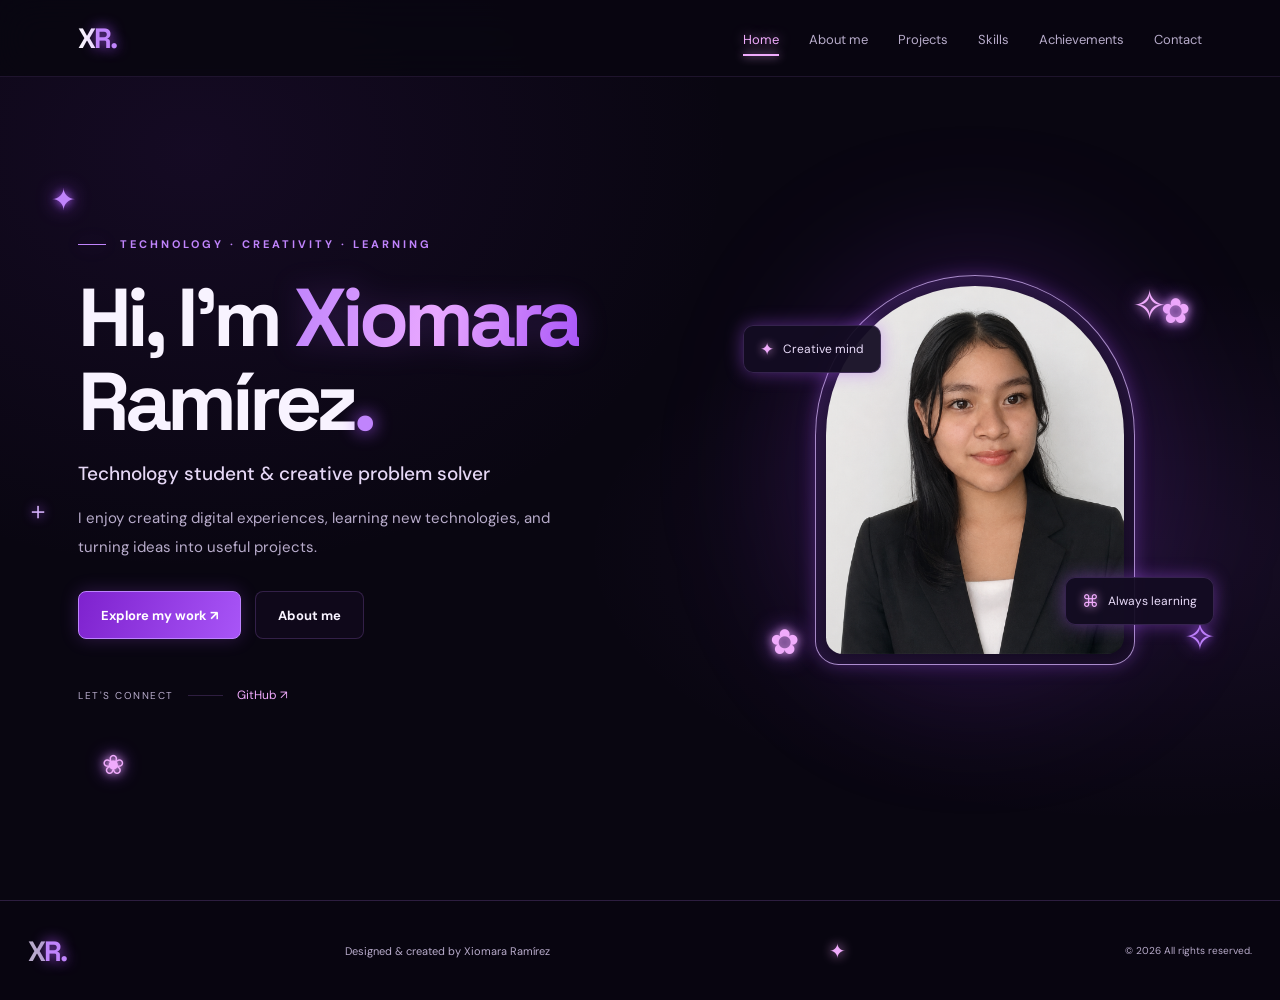
<file: index.html>
<!DOCTYPE html>
<html lang="en">
<head>
  <meta charset="UTF-8">
  <meta name="viewport" content="width=device-width, initial-scale=1.0">
  <meta name="description" content="Xiomara Ramírez's digital portfolio.">
  <title>Xiomara Ramírez | Home</title>
  <link rel="preconnect" href="https://fonts.googleapis.com">
  <link rel="preconnect" href="https://fonts.gstatic.com" crossorigin>
  <link href="https://fonts.googleapis.com/css2?family=DM+Sans:wght@400;500;600;700&family=Space+Grotesk:wght@400;500;600;700&display=swap" rel="stylesheet">
  <link rel="stylesheet" href="style.css">
</head>
<body>

  <div class="decor decor-star star-one">✦</div>
  <div class="decor decor-star star-two">✧</div>
  <div class="decor decor-flower flower-one">✿</div>
  <div class="decor decor-flower flower-two">❀</div>
  <div class="decor decor-sparkle sparkle-one">＋</div>

  <header class="header">
    <nav class="navbar">
      <a href="index.html" class="logo">X<span>R.</span></a>
      <button class="menu-toggle" id="menu-toggle" aria-label="Open navigation" aria-expanded="false">
        <span></span><span></span><span></span>
      </button>
      <ul class="nav-links" id="nav-links">
        <li><a href="index.html" class="nav-link active">Home</a></li>
        <li><a href="about.html" class="nav-link">About me</a></li>
        <li><a href="projects.html" class="nav-link">Projects</a></li>
        <li><a href="skills.html" class="nav-link">Skills</a></li>
        <li><a href="achievements.html" class="nav-link">Achievements</a></li>
        <li><a href="contact.html" class="nav-link">Contact</a></li>
      </ul>
    </nav>
  </header>

  <main>
    <section class="hero section" id="home">
      <div class="hero-content reveal">
        <p class="eyebrow"><span class="eyebrow-line"></span> TECHNOLOGY · CREATIVITY · LEARNING</p>
        <h1>Hi, I'm <span class="gradient-text">Xiomara</span><br>Ramírez<span class="purple-dot">.</span></h1>
        <h2 class="hero-subtitle">Technology student & creative problem solver</h2>
        <p class="hero-description">
          I enjoy creating digital experiences, learning new technologies,
          and turning ideas into useful projects.
        </p>
        <div class="hero-buttons">
          <a href="projects.html" class="btn btn-primary">Explore my work ↗</a>
          <a href="about.html" class="btn btn-outline">About me</a>
        </div>
        <div class="hero-socials">
          <span>LET'S CONNECT</span>
          <span class="social-line"></span>
          <a href="https://github.com/Xiomara017" target="_blank" rel="noopener noreferrer">GitHub ↗</a>
        </div>
      </div>

      <div class="hero-visual reveal">
        <div class="photo-glow"></div>
        <div class="photo-frame">
          <img src="images/CV-Xiomara.Ramírez.png" alt="Portrait of Xiomara Ramírez"
            onerror="this.style.display='none'; this.nextElementSibling.style.display='flex';">
          <div class="photo-placeholder">
            <span>YOUR PHOTO</span>
            <small>Add your picture here</small>
          </div>
        </div>
        <div class="floating-label label-top"><span class="label-icon">✦</span>Creative mind</div>
        <div class="floating-label label-bottom"><span class="label-icon">⌘</span>Always learning</div>
        <span class="visual-star">✧</span>
        <span class="visual-flower">✿</span>
      </div>
    </section>
  </main>

  <footer class="footer">
    <a href="index.html" class="logo">X<span>R.</span></a>
    <p>Designed & created by Xiomara Ramírez</p>
    <span class="footer-star">✦</span>
    <p class="copyright">© <span id="year"></span> All rights reserved.</p>
  </footer>

  <script src="script.js"></script>
</body>
</html>
</file>
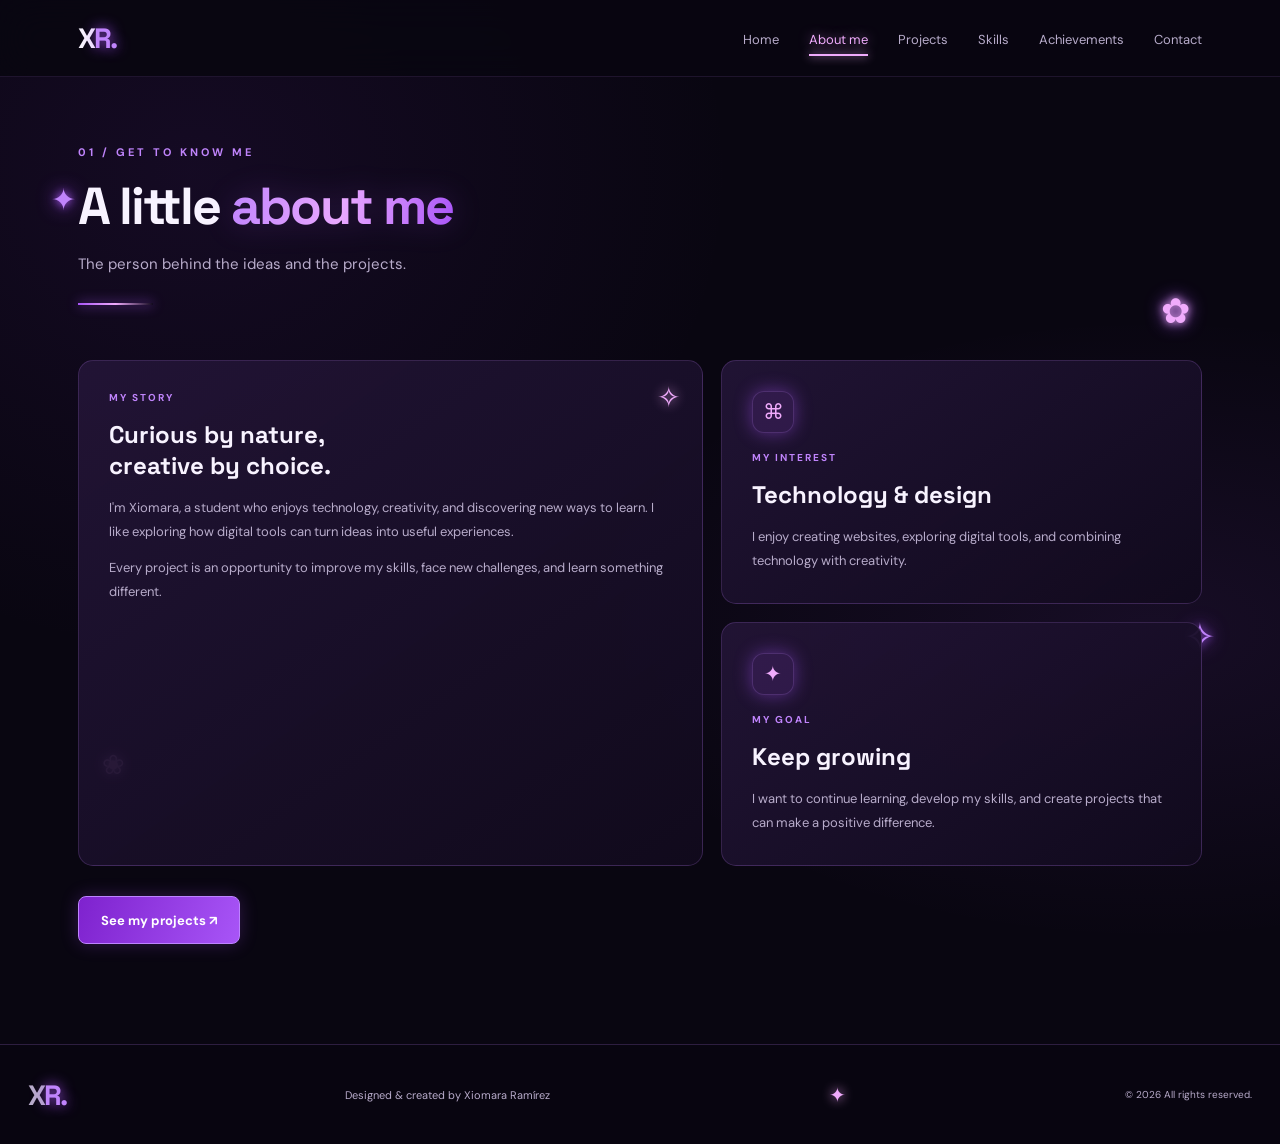
<file: about.html>
<!DOCTYPE html>
<html lang="en">
<head>
  <meta charset="UTF-8">
  <meta name="viewport" content="width=device-width, initial-scale=1.0">
  <title>Xiomara Ramírez | About me</title>
  <link rel="preconnect" href="https://fonts.googleapis.com">
  <link rel="preconnect" href="https://fonts.gstatic.com" crossorigin>
  <link href="https://fonts.googleapis.com/css2?family=DM+Sans:wght@400;500;600;700&family=Space+Grotesk:wght@400;500;600;700&display=swap" rel="stylesheet">
  <link rel="stylesheet" href="style.css">
</head>
<body>

  <div class="decor decor-star star-one">✦</div>
  <div class="decor decor-star star-two">✧</div>
  <div class="decor decor-flower flower-one">✿</div>
  <div class="decor decor-flower flower-two">❀</div>

  <header class="header">
    <nav class="navbar">
      <a href="index.html" class="logo">X<span>R.</span></a>
      <button class="menu-toggle" id="menu-toggle" aria-label="Open navigation" aria-expanded="false">
        <span></span><span></span><span></span>
      </button>
      <ul class="nav-links" id="nav-links">
        <li><a href="index.html" class="nav-link">Home</a></li>
        <li><a href="about.html" class="nav-link active">About me</a></li>
        <li><a href="projects.html" class="nav-link">Projects</a></li>
        <li><a href="skills.html" class="nav-link">Skills</a></li>
        <li><a href="achievements.html" class="nav-link">Achievements</a></li>
        <li><a href="contact.html" class="nav-link">Contact</a></li>
      </ul>
    </nav>
  </header>

  <main>
    <section class="section about-section">
      <div class="section-heading reveal">
        <p class="eyebrow">01 / GET TO KNOW ME</p>
        <h2>A little <span class="gradient-text">about me</span></h2>
        <p class="section-intro">The person behind the ideas and the projects.</p>
      </div>

      <div class="about-grid">
        <div class="about-card about-main reveal">
          <span class="card-decoration">✧</span>
          <p class="card-kicker">MY STORY</p>
          <h3>Curious by nature,<br>creative by choice.</h3>
          <p>
            I'm Xiomara, a student who enjoys technology, creativity,
            and discovering new ways to learn. I like exploring how
            digital tools can turn ideas into useful experiences.
          </p>
          <p>
            Every project is an opportunity to improve my skills,
            face new challenges, and learn something different.
          </p>
        </div>

        <div class="about-card about-interest reveal">
          <span class="about-icon">⌘</span>
          <p class="card-kicker">MY INTEREST</p>
          <h3>Technology & design</h3>
          <p>I enjoy creating websites, exploring digital tools, and combining technology with creativity.</p>
        </div>

        <div class="about-card about-goal reveal">
          <span class="about-icon">✦</span>
          <p class="card-kicker">MY GOAL</p>
          <h3>Keep growing</h3>
          <p>I want to continue learning, develop my skills, and create projects that can make a positive difference.</p>
        </div>
      </div>

      <div class="hero-buttons reveal">
        <a href="projects.html" class="btn btn-primary">See my projects ↗</a>
      </div>
    </section>
  </main>

  <footer class="footer">
    <a href="index.html" class="logo">X<span>R.</span></a>
    <p>Designed & created by Xiomara Ramírez</p>
    <span class="footer-star">✦</span>
    <p class="copyright">© <span id="year"></span> All rights reserved.</p>
  </footer>

  <script src="script.js"></script>
</body>
</html>
</file>
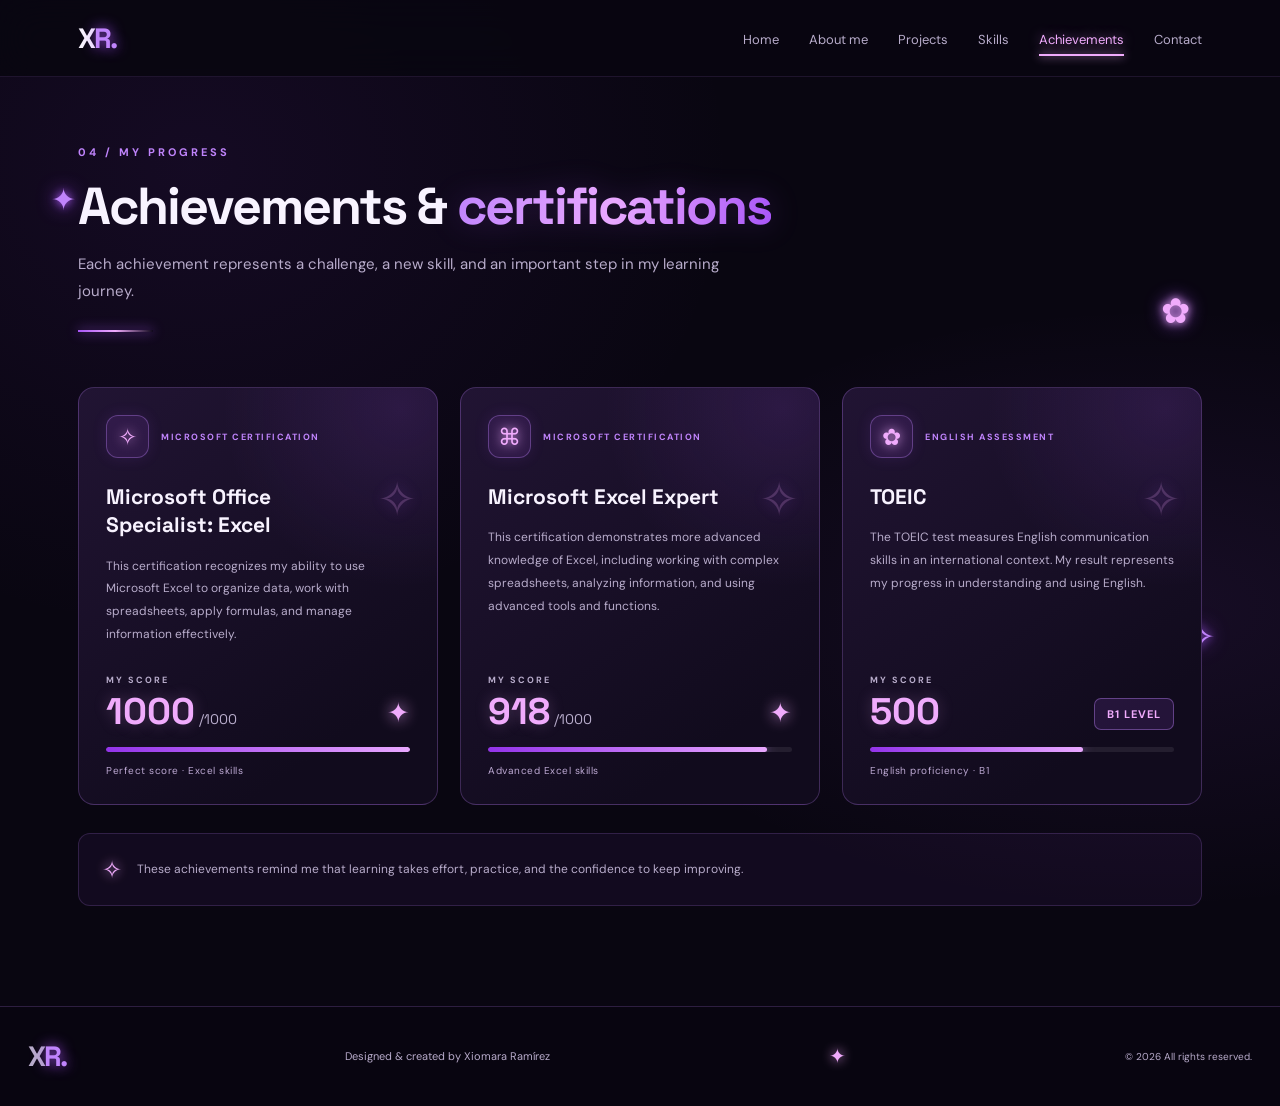
<file: achievements.html>
<!DOCTYPE html>
<html lang="en">
<head>
  <meta charset="UTF-8">
  <meta name="viewport" content="width=device-width, initial-scale=1.0">
  <title>Xiomara Ramírez | Achievements</title>
  <link rel="preconnect" href="https://fonts.googleapis.com">
  <link rel="preconnect" href="https://fonts.gstatic.com" crossorigin>
  <link href="https://fonts.googleapis.com/css2?family=DM+Sans:wght@400;500;600;700&family=Space+Grotesk:wght@400;500;600;700&display=swap" rel="stylesheet">
  <link rel="stylesheet" href="style.css">
</head>
<body>

  <div class="decor decor-star star-one">✦</div>
  <div class="decor decor-star star-two">✧</div>
  <div class="decor decor-flower flower-one">✿</div>
  <div class="decor decor-flower flower-two">❀</div>

  <header class="header">
    <nav class="navbar">
      <a href="index.html" class="logo">X<span>R.</span></a>
      <button class="menu-toggle" id="menu-toggle" aria-label="Open navigation" aria-expanded="false">
        <span></span><span></span><span></span>
      </button>
      <ul class="nav-links" id="nav-links">
        <li><a href="index.html" class="nav-link">Home</a></li>
        <li><a href="about.html" class="nav-link">About me</a></li>
        <li><a href="projects.html" class="nav-link">Projects</a></li>
        <li><a href="skills.html" class="nav-link">Skills</a></li>
        <li><a href="achievements.html" class="nav-link active">Achievements</a></li>
        <li><a href="contact.html" class="nav-link">Contact</a></li>
      </ul>
    </nav>
  </header>

  <main>
    <section class="section achievements-section">
      <div class="section-heading reveal">
        <p class="eyebrow">04 / MY PROGRESS</p>
        <h2>Achievements & <span class="gradient-text">certifications</span></h2>
        <p class="section-intro">
          Each achievement represents a challenge, a new skill, and an important step in my learning journey.
        </p>
      </div>

      <div class="certifications-grid">

        <article class="certificate-card reveal">
          <div class="certificate-top">
            <div class="certificate-icon">✧</div>
            <span class="certificate-label">MICROSOFT CERTIFICATION</span>
          </div>
          <h3>Microsoft Office Specialist: Excel</h3>
          <p class="certificate-description">
            This certification recognizes my ability to use Microsoft Excel
            to organize data, work with spreadsheets, apply formulas, and
            manage information effectively.
          </p>
          <div class="score-area">
            <div>
              <span class="score-caption">MY SCORE</span>
              <strong class="score-number">1000<span>/1000</span></strong>
            </div>
            <span class="score-star">✦</span>
          </div>
          <div class="score-bar"><span style="width: 100%"></span></div>
          <p class="certificate-footer">Perfect score · Excel skills</p>
        </article>

        <article class="certificate-card reveal">
          <div class="certificate-top">
            <div class="certificate-icon">⌘</div>
            <span class="certificate-label">MICROSOFT CERTIFICATION</span>
          </div>
          <h3>Microsoft Excel Expert</h3>
          <p class="certificate-description">
            This certification demonstrates more advanced knowledge of Excel,
            including working with complex spreadsheets, analyzing information,
            and using advanced tools and functions.
          </p>
          <div class="score-area">
            <div>
              <span class="score-caption">MY SCORE</span>
              <strong class="score-number">918<span>/1000</span></strong>
            </div>
            <span class="score-star">✦</span>
          </div>
          <div class="score-bar"><span style="width: 91.8%"></span></div>
          <p class="certificate-footer">Advanced Excel skills</p>
        </article>

        <article class="certificate-card reveal">
          <div class="certificate-top">
            <div class="certificate-icon">✿</div>
            <span class="certificate-label">ENGLISH ASSESSMENT</span>
          </div>
          <h3>TOEIC</h3>
          <p class="certificate-description">
            The TOEIC test measures English communication skills in an
            international context. My result represents my progress in
            understanding and using English.
          </p>
          <div class="score-area">
            <div>
              <span class="score-caption">MY SCORE</span>
              <strong class="score-number">500</strong>
            </div>
            <span class="level-badge">B1 LEVEL</span>
          </div>
          <div class="score-bar"><span class="toeic-bar"></span></div>
          <p class="certificate-footer">English proficiency · B1</p>
        </article>

      </div>

      <div class="achievement-note reveal">
        <span>✧</span>
        <p>
          These achievements remind me that learning takes effort,
          practice, and the confidence to keep improving.
        </p>
      </div>
    </section>
  </main>

  <footer class="footer">
    <a href="index.html" class="logo">X<span>R.</span></a>
    <p>Designed & created by Xiomara Ramírez</p>
    <span class="footer-star">✦</span>
    <p class="copyright">© <span id="year"></span> All rights reserved.</p>
  </footer>

  <script src="script.js"></script>
</body>
</html>
</file>
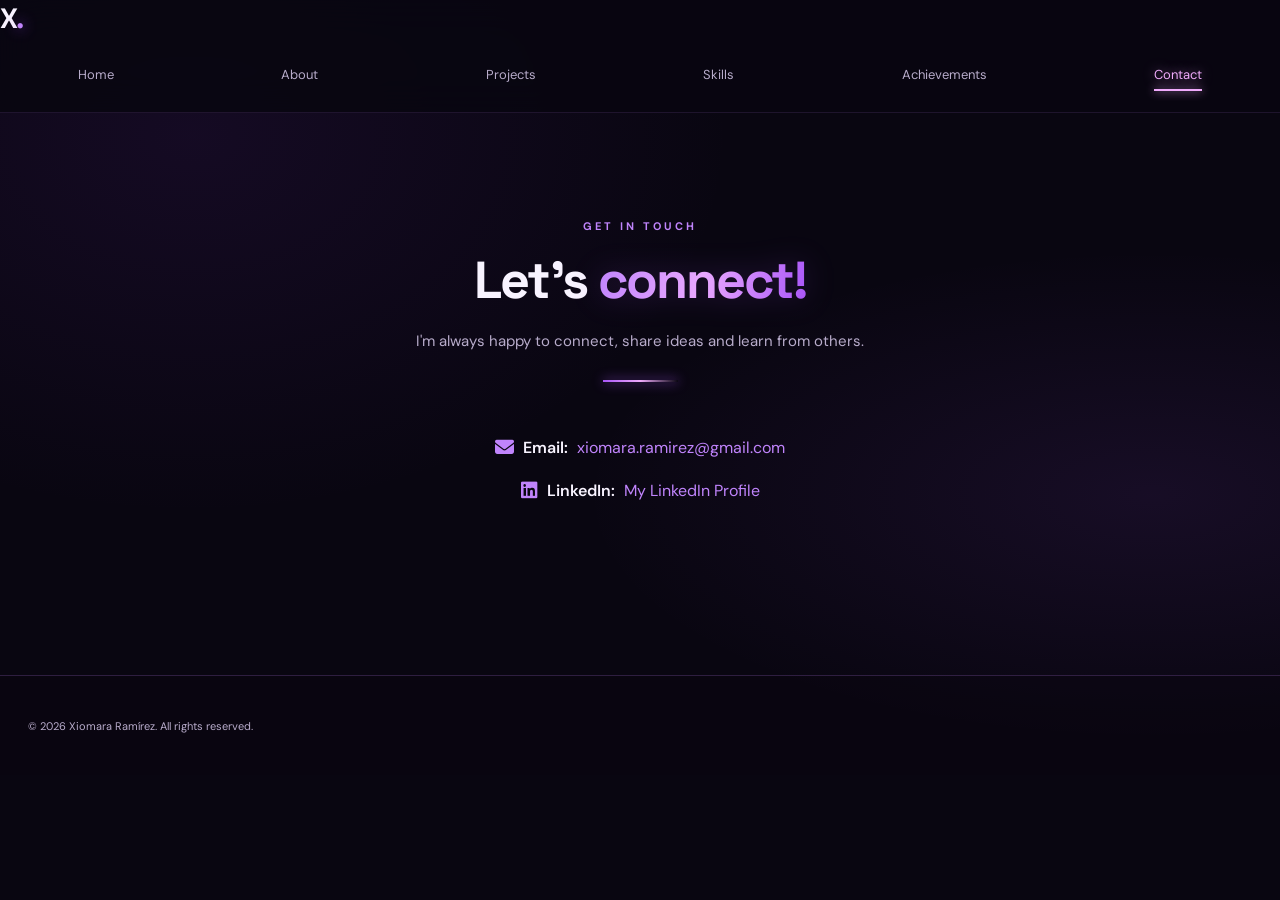
<file: contact.html>
<!DOCTYPE html>
<html lang="en">
<head>
  <meta charset="UTF-8">
  <meta name="viewport" content="width=device-width, initial-scale=1.0">
  <meta name="description" content="Contact Xiomara Ramírez.">
  <title>Xiomara Ramírez | Contact</title>

  <link rel="preconnect" href="https://fonts.googleapis.com">
  <link rel="preconnect" href="https://fonts.gstatic.com" crossorigin>
  <link href="https://fonts.googleapis.com/css2?family=DM+Sans:wght@400;500;600;700&family=Space+Grotesk:wght@400;500;600;700&display=swap" rel="stylesheet">

  <link rel="stylesheet" href="style.css">
  <link rel="stylesheet" href="https://cdnjs.cloudflare.com/ajax/libs/font-awesome/6.5.0/css/all.min.css">
</head>

<body>

  <header class="header">
    <a href="index.html" class="logo">X<span>.</span></a>

    <button class="menu-toggle" aria-label="Open menu">
      <i class="fas fa-bars"></i>
    </button>

    <nav class="navbar">
      <a href="index.html" class="nav-link">Home</a>
      <a href="about.html" class="nav-link">About</a>
      <a href="projects.html" class="nav-link">Projects</a>
      <a href="skills.html" class="nav-link">Skills</a>
      <a href="achievements.html" class="nav-link">Achievements</a>
      <a href="contact.html" class="nav-link active">Contact</a>
    </nav>
  </header>

  <main>
    <section class="contact-section section">

      <div class="section-heading">
        <p class="eyebrow">GET IN TOUCH</p>

        <h1>Let's <span class="gradient-text">connect!</span></h1>

        <p class="section-intro">
          I'm always happy to connect, share ideas and learn from others.
        </p>
      </div>

      <div class="contact-info">

        <p>
          <i class="fas fa-envelope"></i>
          <span>Email:</span>
          <a href="mailto:xiomara.ramirez@gmail.com">
            xiomara.ramirez@gmail.com
          </a>
        </p>

        <p>
          <i class="fab fa-linkedin"></i>
          <span>LinkedIn:</span>
          <a href="https://www.linkedin.com/in/xiomara-ram%C3%ADrez18"
             target="_blank"
             rel="noopener noreferrer">
            My LinkedIn Profile
          </a>
        </p>

      </div>

    </section>
  </main>

  <footer class="footer">
    <p>© 2026 Xiomara Ramírez. All rights reserved.</p>
  </footer>

  <script src="script.js"></script>
</body>
</html>
</file>
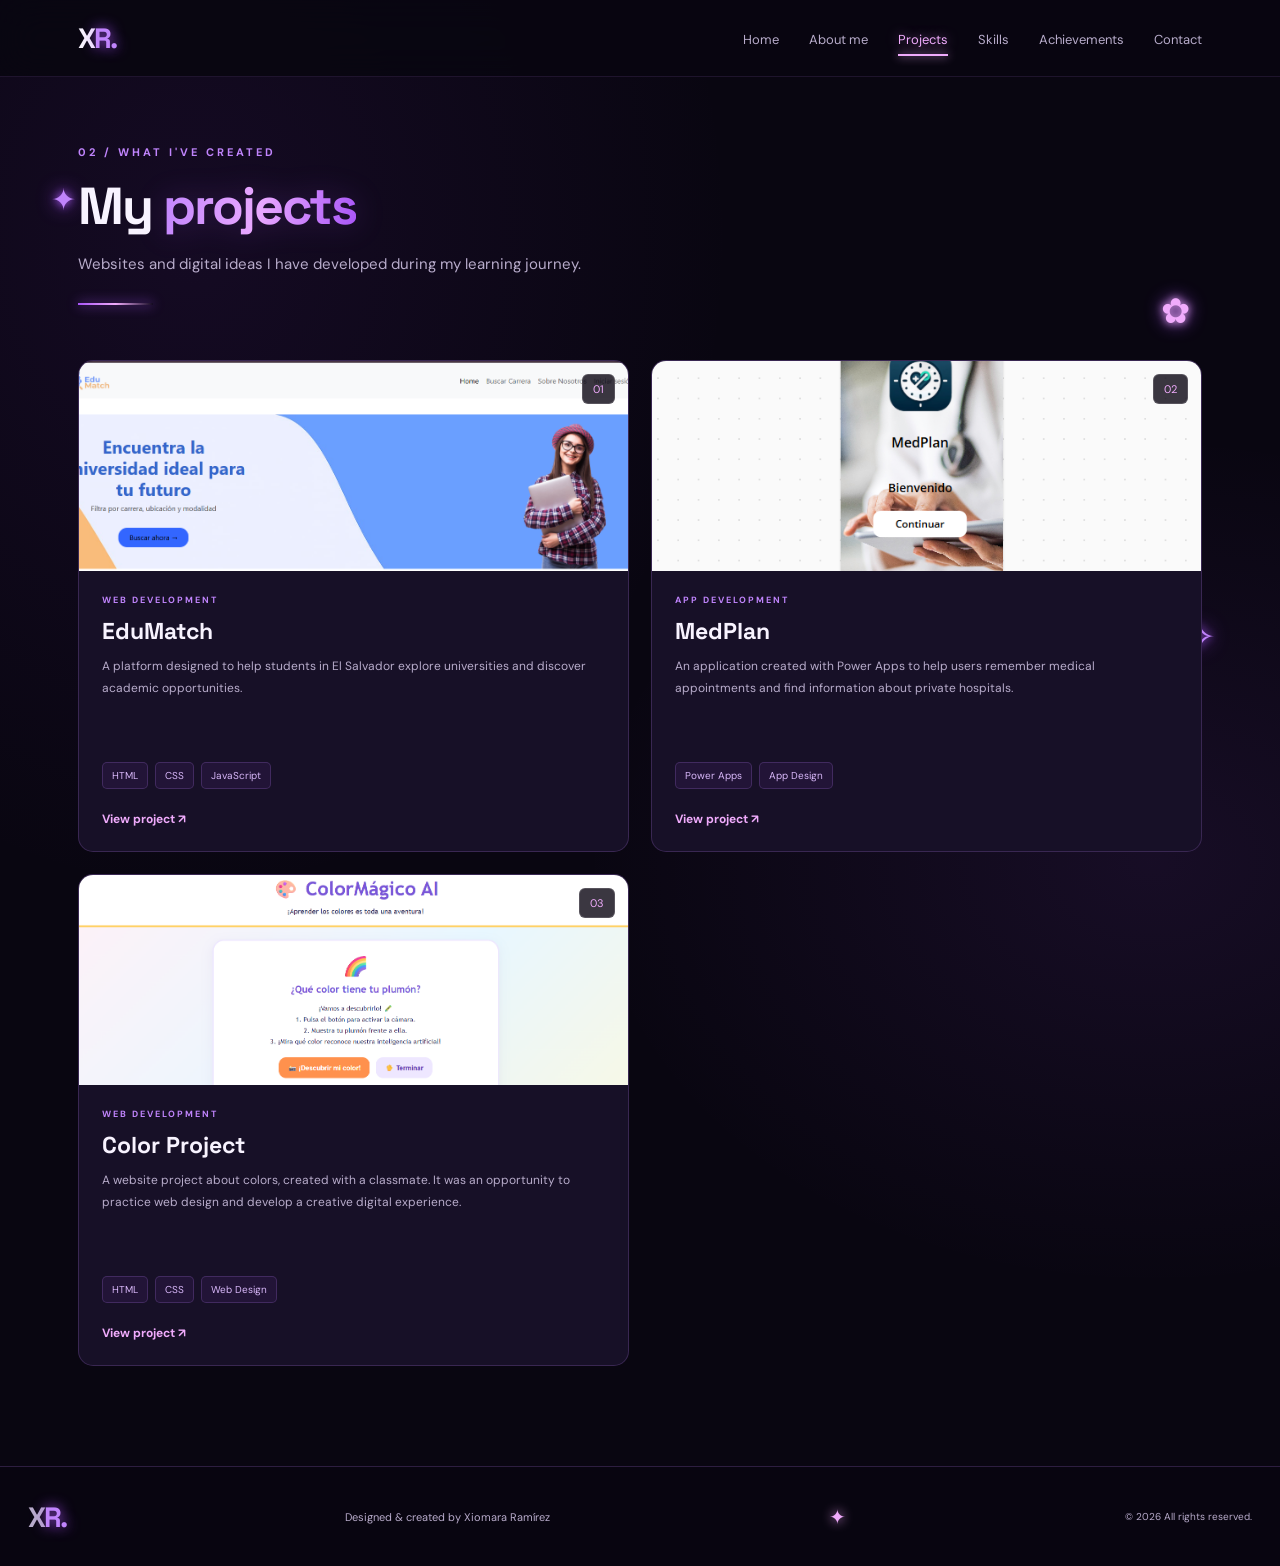
<file: projects.html>
<!DOCTYPE html>
<html lang="en">
<head>
  <meta charset="UTF-8">
  <meta name="viewport" content="width=device-width, initial-scale=1.0">
  <title>Xiomara Ramírez | Projects</title>

  <link rel="preconnect" href="https://fonts.googleapis.com">
  <link rel="preconnect" href="https://fonts.gstatic.com" crossorigin>
  <link href="https://fonts.googleapis.com/css2?family=DM+Sans:wght@400;500;600;700&family=Space+Grotesk:wght@400;500;600;700&display=swap" rel="stylesheet">

  <link rel="stylesheet" href="style.css">
</head>

<body>

  <div class="decor decor-star star-one">✦</div>
  <div class="decor decor-star star-two">✧</div>
  <div class="decor decor-flower flower-one">✿</div>
  <div class="decor decor-flower flower-two">❀</div>

  <header class="header">
    <nav class="navbar">
      <a href="index.html" class="logo">X<span>R.</span></a>

      <button class="menu-toggle" id="menu-toggle" aria-label="Open navigation" aria-expanded="false">
        <span></span>
        <span></span>
        <span></span>
      </button>

      <ul class="nav-links" id="nav-links">
        <li><a href="index.html" class="nav-link">Home</a></li>
        <li><a href="about.html" class="nav-link">About me</a></li>
        <li><a href="projects.html" class="nav-link active">Projects</a></li>
        <li><a href="skills.html" class="nav-link">Skills</a></li>
        <li><a href="achievements.html" class="nav-link">Achievements</a></li>
        <li><a href="contact.html" class="nav-link">Contact</a></li>
      </ul>
    </nav>
  </header>

  <main>
    <section class="section projects-section">

      <div class="section-heading reveal">
        <p class="eyebrow">02 / WHAT I'VE CREATED</p>
        <h2>My <span class="gradient-text">projects</span></h2>
        <p class="section-intro">
          Websites and digital ideas I have developed during my learning journey.
        </p>
      </div>

      <div class="projects-grid">

        <!-- PROJECT 01: EDUMATCH -->
        <article class="project-card reveal">
          <div class="project-image">
            <img src="images/edumatch.png" alt="EduMatch website screenshot"
              onerror="this.style.display='none'; this.nextElementSibling.style.display='flex';">

            <div class="image-placeholder">
              <span>✧</span>
              <strong>EDUMATCH</strong>
              <small>Add your project screenshot</small>
            </div>

            <span class="project-number">01</span>
          </div>

          <div class="project-info">
            <p class="project-type">WEB DEVELOPMENT</p>
            <h3>EduMatch</h3>
            <p>
              A platform designed to help students in El Salvador explore
              universities and discover academic opportunities.
            </p>

            <div class="tags">
              <span>HTML</span>
              <span>CSS</span>
              <span>JavaScript</span>
            </div>

            <a href="https://profound-scone-1b07c2.netlify.app"
               class="project-link"
               target="_blank"
               rel="noopener noreferrer">
              View project ↗
            </a>
          </div>
        </article>

        <!-- PROJECT 02: MEDPLAN -->
        <article class="project-card reveal">
          <div class="project-image">
            <img src="images/MEDPLAN (2).png" alt="MedPlan application screenshot"
              onerror="this.style.display='none'; this.nextElementSibling.style.display='flex';">

            <div class="image-placeholder">
              <span>✧</span>
              <strong>MEDPLAN</strong>
              <small>Add your app screenshot</small>
            </div>

            <span class="project-number">02</span>
          </div>

          <div class="project-info">
            <p class="project-type">APP DEVELOPMENT</p>
            <h3>MedPlan</h3>
            <p>
              An application created with Power Apps to help users remember
              medical appointments and find information about private hospitals.
            </p>

            <div class="tags">
              <span>Power Apps</span>
              <span>App Design</span>
            </div>

            <a href="https://apps.powerapps.com/play/e/default-d8e3bd44-0bba-426b-952d-ada7bb17393c/a/f48c0444-3149-4f02-b476-45483d85ec46?tenantId=d8e3bd44-0bba-426b-952d-ada7bb17393c&amp;sourcetime=1794397059260"
               class="project-link"
               target="_blank"
               rel="noopener noreferrer">
              View project ↗
            </a>
          </div>
        </article>

        <!-- PROJECT 03: COLOR PROJECT -->
        <article class="project-card reveal">
          <div class="project-image">
            <img src="images/Captura de pantalla 2026-11-11 094720.png" alt="Color website project screenshot"
              onerror="this.style.display='none'; this.nextElementSibling.style.display='flex';">

            <div class="image-placeholder">
              <span>✿</span>
              <strong>COLOR PROJECT</strong>
              <small>Add your website screenshot</small>
            </div>

            <span class="project-number">03</span>
          </div>

          <div class="project-info">
            <p class="project-type">WEB DEVELOPMENT</p>
            <h3>Color Project</h3>
            <p>
              A website project about colors, created with a classmate.
              It was an opportunity to practice web design and develop
              a creative digital experience.
            </p>

            <div class="tags">
              <span>HTML</span>
              <span>CSS</span>
              <span>Web Design</span>
            </div>

            <a href="https://nimble-salamander-0af16e.netlify.app"
               class="project-link"
               target="_blank"
               rel="noopener noreferrer">
              View project ↗
            </a>
          </div>
        </article>

      </div>
    </section>
  </main>

  <footer class="footer">
    <a href="index.html" class="logo">X<span>R.</span></a>
    <p>Designed &amp; created by Xiomara Ramírez</p>
    <span class="footer-star">✦</span>
    <p class="copyright">© <span id="year"></span> All rights reserved.</p>
  </footer>

  <script src="script.js"></script>

</body>
</html>
</file>
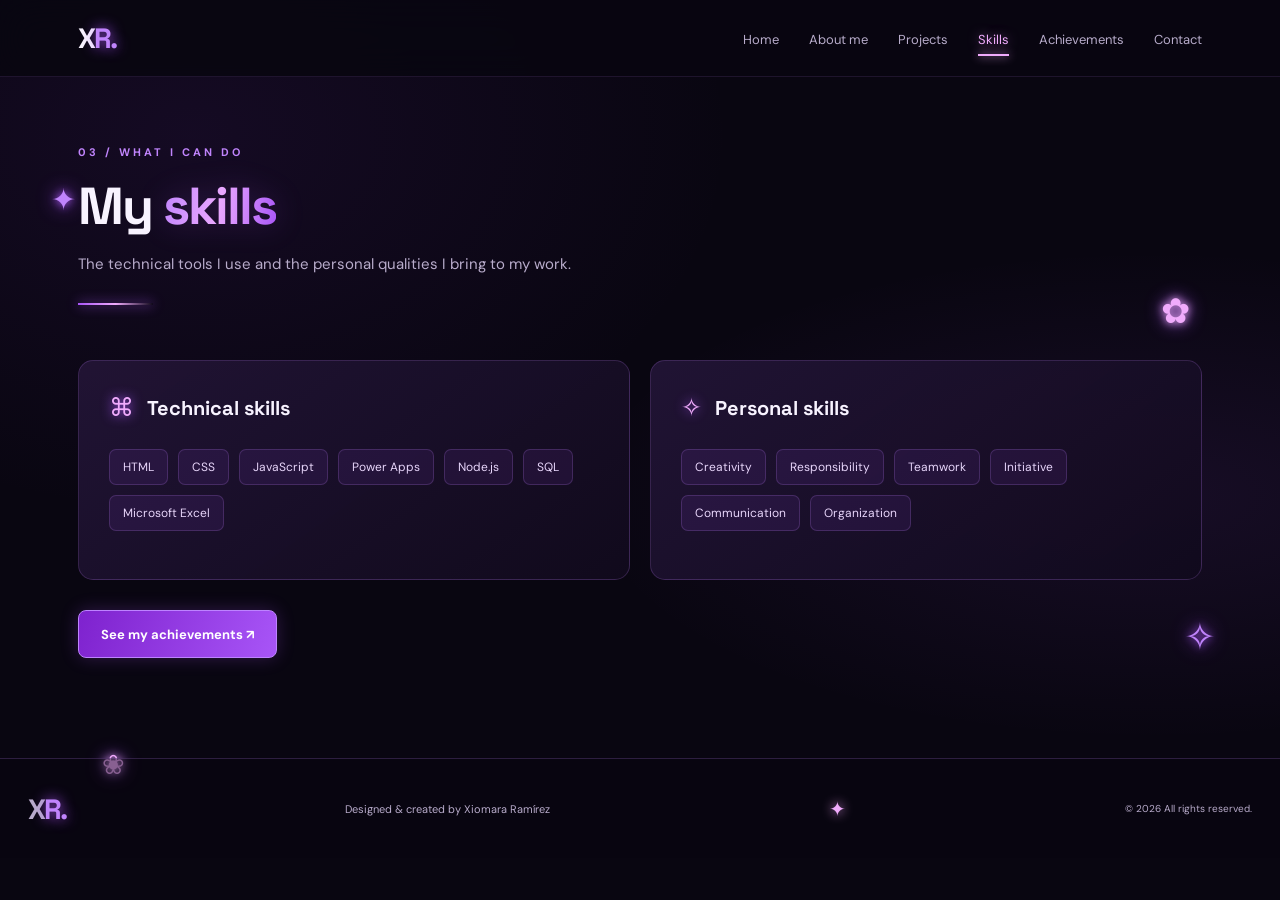
<file: skills.html>
<!DOCTYPE html>
<html lang="en">
<head>
  <meta charset="UTF-8">
  <meta name="viewport" content="width=device-width, initial-scale=1.0">
  <title>Xiomara Ramírez | Skills</title>
  <link rel="preconnect" href="https://fonts.googleapis.com">
  <link rel="preconnect" href="https://fonts.gstatic.com" crossorigin>
  <link href="https://fonts.googleapis.com/css2?family=DM+Sans:wght@400;500;600;700&family=Space+Grotesk:wght@400;500;600;700&display=swap" rel="stylesheet">
  <link rel="stylesheet" href="style.css">
</head>
<body>

  <div class="decor decor-star star-one">✦</div>
  <div class="decor decor-star star-two">✧</div>
  <div class="decor decor-flower flower-one">✿</div>
  <div class="decor decor-flower flower-two">❀</div>

  <header class="header">
    <nav class="navbar">
      <a href="index.html" class="logo">X<span>R.</span></a>
      <button class="menu-toggle" id="menu-toggle" aria-label="Open navigation" aria-expanded="false">
        <span></span><span></span><span></span>
      </button>
      <ul class="nav-links" id="nav-links">
        <li><a href="index.html" class="nav-link">Home</a></li>
        <li><a href="about.html" class="nav-link">About me</a></li>
        <li><a href="projects.html" class="nav-link">Projects</a></li>
        <li><a href="skills.html" class="nav-link active">Skills</a></li>
        <li><a href="achievements.html" class="nav-link">Achievements</a></li>
        <li><a href="contact.html" class="nav-link">Contact</a></li>
      </ul>
    </nav>
  </header>

  <main>
    <section class="section skills-section">
      <div class="section-heading reveal">
        <p class="eyebrow">03 / WHAT I CAN DO</p>
        <h2>My <span class="gradient-text">skills</span></h2>
        <p class="section-intro">The technical tools I use and the personal qualities I bring to my work.</p>
      </div>

      <div class="skills-layout">
        <div class="skills-card reveal">
          <div class="skills-card-heading">
            <span class="skills-icon">⌘</span>
            <h3>Technical skills</h3>
          </div>
          <div class="skill-list">
            <span>HTML</span>
            <span>CSS</span>
            <span>JavaScript</span>
            <span>Power Apps</span>
            <span>Node.js</span>
            <span>SQL</span>
            <span>Microsoft Excel</span>
          </div>
        </div>

        <div class="skills-card reveal">
          <div class="skills-card-heading">
            <span class="skills-icon">✧</span>
            <h3>Personal skills</h3>
          </div>
          <div class="skill-list">
            <span>Creativity</span>
            <span>Responsibility</span>
            <span>Teamwork</span>
            <span>Initiative</span>
            <span>Communication</span>
            <span>Organization</span>
          </div>
        </div>
      </div>

      <div class="hero-buttons reveal">
        <a href="achievements.html" class="btn btn-primary">See my achievements ↗</a>
      </div>
    </section>
  </main>

  <footer class="footer">
    <a href="index.html" class="logo">X<span>R.</span></a>
    <p>Designed & created by Xiomara Ramírez</p>
    <span class="footer-star">✦</span>
    <p class="copyright">© <span id="year"></span> All rights reserved.</p>
  </footer>

  <script src="script.js"></script>
</body>
</html>
</file>
<file: style.css>
/* =========================================
   XIOMARA RAMIREZ - DIGITAL PORTFOLIO
   Dark Purple + Pink LED Theme
========================================= */

/* COLORS */
:root {
  --bg: #090611;
  --bg-soft: #100a1d;
  --card: #171027;
  --card-light: #201438;

  --purple: #a855f7;
  --purple-light: #c084fc;
  --pink: #f0abfc;

  --text: #f8f3ff;
  --muted: #b8accb;

  --border: rgba(192, 132, 252, 0.2);
  --glow: 0 0 18px rgba(168, 85, 247, 0.45);
}

/* GENERAL */
* {
  margin: 0;
  padding: 0;
  box-sizing: border-box;
  scroll-behavior: smooth;
}

body {
  min-height: 100vh;
  background:
    radial-gradient(ellipse at 15% 15%, rgba(101, 40, 160, 0.13), transparent 35%),
    radial-gradient(ellipse at 90% 55%, rgba(168, 85, 247, 0.09), transparent 35%),
    var(--bg);

  color: var(--text);
  font-family: "DM Sans", sans-serif;
  overflow-x: hidden;
  animation: pageAppear 0.5s ease;
}

a {
  color: inherit;
  text-decoration: none;
}

button {
  font: inherit;
}

/* =========================================
   BACKGROUND DECORATIONS
========================================= */

.decor {
  position: fixed;
  z-index: 0;
  pointer-events: none;
  user-select: none;
  animation: float 5s ease-in-out infinite;
}

.decor-star {
  color: var(--purple-light);
  text-shadow: 0 0 8px var(--purple), 0 0 20px var(--purple);
}

.star-one {
  top: 20%;
  left: 4%;
  font-size: 30px;
}

.star-two {
  top: 68%;
  right: 5%;
  font-size: 38px;
  animation-delay: 1s;
}

.star-three {
  top: 43%;
  left: 48%;
  font-size: 17px;
  animation-delay: 2s;
}

.decor-flower {
  color: var(--pink);
  text-shadow: 0 0 8px var(--pink), 0 0 18px var(--purple);
}

.flower-one {
  top: 32%;
  right: 7%;
  font-size: 35px;
  animation-delay: 1.5s;
}

.flower-two {
  top: 83%;
  left: 8%;
  font-size: 27px;
  animation-delay: 2.5s;
}

.decor-sparkle {
  color: #d8b4fe;
  text-shadow: 0 0 12px var(--purple);
}

.sparkle-one {
  top: 55%;
  left: 2%;
  font-size: 24px;
}

.sparkle-two {
  top: 90%;
  right: 13%;
  font-size: 28px;
}

/* =========================================
   NAVIGATION
========================================= */

.header {
  position: fixed;
  top: 0;
  left: 0;
  width: 100%;
  z-index: 100;
  background: rgba(9, 6, 17, 0.88);
  backdrop-filter: blur(18px);
  border-bottom: 1px solid rgba(192, 132, 252, 0.12);
}

.navbar {
  position: relative;
  max-width: 1180px;
  height: 76px;
  margin: auto;
  padding: 0 28px;

  display: flex;
  align-items: center;
  justify-content: space-between;
}

.logo {
  font-family: "Space Grotesk", sans-serif;
  font-size: 28px;
  font-weight: 700;
  letter-spacing: -2px;
}

.logo span {
  color: var(--purple-light);
  text-shadow: 0 0 14px var(--purple);
}

/* Works with both navbar structures */
.nav-links {
  display: flex;
  align-items: center;
  gap: 30px;
  list-style: none;
}

.navbar > .nav-link {
  display: inline-block;
}

.nav-link {
  position: relative;
  color: var(--muted);
  font-size: 13px;
  transition: 0.3s ease;
}

.nav-link::after {
  content: "";
  position: absolute;
  left: 0;
  bottom: -8px;
  width: 0;
  height: 2px;
  background: var(--pink);
  box-shadow: 0 0 10px var(--pink);
  transition: width 0.3s ease;
}

.nav-link:hover,
.nav-link.active {
  color: var(--pink);
  text-shadow: 0 0 12px rgba(240, 171, 252, 0.6);
}

.nav-link:hover::after,
.nav-link.active::after {
  width: 100%;
}

.menu-toggle {
  display: none;
  background: none;
  border: 0;
  color: var(--purple-light);
  font-size: 23px;
  cursor: pointer;
}

.menu-toggle span {
  display: block;
  width: 25px;
  height: 2px;
  margin: 5px;
  background: var(--purple-light);
  box-shadow: 0 0 8px var(--purple);
}

/* =========================================
   GENERAL SECTIONS
========================================= */

.section {
  position: relative;
  z-index: 1;
  max-width: 1180px;
  min-height: 75vh;
  margin: auto;
  padding: 145px 28px 100px;
  scroll-margin-top: 80px;
}

.section-heading {
  margin-bottom: 55px;
}

.section-heading h2,
.section-heading h1 {
  margin-top: 14px;
  font-family: "Space Grotesk", sans-serif;
  font-size: clamp(34px, 5vw, 52px);
  letter-spacing: -2px;
}

.eyebrow {
  color: var(--purple-light);
  font-size: 11px;
  font-weight: 700;
  letter-spacing: 3px;
}

.gradient-text {
  background: linear-gradient(100deg, #c084fc, #e9a8ff, #a855f7);
  -webkit-background-clip: text;
  background-clip: text;
  color: transparent;
  filter: drop-shadow(0 0 15px rgba(168, 85, 247, 0.22));
}

.section-intro {
  max-width: 650px;
  margin-top: 12px;
  color: var(--muted);
  font-size: 15px;
  line-height: 1.8;
}

/* Decorative separator */
.section-heading::after {
  content: "";
  display: block;
  width: 75px;
  height: 2px;
  margin-top: 25px;
  background: linear-gradient(90deg, var(--purple), var(--pink), transparent);
  box-shadow: 0 0 12px var(--purple);
}

/* =========================================
   HOME PAGE
========================================= */

.hero {
  min-height: 100vh;
  padding-top: 130px;
  padding-bottom: 90px;

  display: grid;
  grid-template-columns: 1.15fr 0.85fr;
  align-items: center;
  gap: 55px;
}

.hero-content {
  max-width: 650px;
}

.eyebrow-line {
  display: inline-block;
  width: 28px;
  height: 1px;
  margin: 0 8px 3px 0;
  background: var(--purple-light);
  box-shadow: var(--glow);
}

.hero h1 {
  margin: 25px 0 18px;
  font-family: "Space Grotesk", sans-serif;
  font-size: clamp(52px, 7vw, 82px);
  line-height: 1.02;
  letter-spacing: -5px;
}

.purple-dot {
  color: var(--purple-light);
  text-shadow: 0 0 18px var(--purple);
}

.hero-subtitle {
  color: #e6d8f6;
  font-size: 19px;
  font-weight: 500;
}

.hero-description {
  max-width: 490px;
  margin-top: 18px;
  color: var(--muted);
  font-size: 15px;
  line-height: 1.9;
}

.hero-buttons {
  display: flex;
  flex-wrap: wrap;
  gap: 14px;
  margin-top: 30px;
}

.btn {
  min-height: 48px;
  padding: 0 22px;
  display: inline-flex;
  align-items: center;
  justify-content: center;
  gap: 13px;
  border-radius: 8px;
  font-size: 13px;
  font-weight: 700;
  transition: 0.3s ease;
}

.btn-primary {
  color: white;
  background: linear-gradient(110deg, #7e22ce, #a855f7);
  border: 1px solid #bd83ff;
  box-shadow: 0 0 18px rgba(168, 85, 247, 0.24);
}

.btn-primary:hover {
  transform: translateY(-4px);
  box-shadow: 0 0 28px rgba(168, 85, 247, 0.55);
}

.btn-outline {
  color: var(--text);
  border: 1px solid var(--border);
  background: rgba(168, 85, 247, 0.04);
}

.btn-outline:hover {
  border-color: var(--purple-light);
  color: var(--pink);
  box-shadow: var(--glow);
  transform: translateY(-4px);
}

.hero-socials {
  display: flex;
  align-items: center;
  gap: 14px;
  margin-top: 48px;
  color: var(--muted);
  font-size: 10px;
  letter-spacing: 1.5px;
}

.hero-socials a {
  color: var(--pink);
  font-size: 12px;
  letter-spacing: 0;
}

.social-line {
  width: 35px;
  height: 1px;
  background: var(--border);
}

/* =========================================
   HERO PHOTO
========================================= */

.hero-visual {
  position: relative;
  display: flex;
  justify-content: center;
  align-items: center;
  min-height: 440px;
}

.photo-glow {
  position: absolute;
  width: 320px;
  height: 390px;
  border-radius: 50%;
  background: rgba(139, 51, 220, 0.25);
  filter: blur(75px);
}

.photo-frame {
  position: relative;
  width: min(320px, 80%);
  height: 390px;
  padding: 10px;
  border: 1px solid rgba(216, 180, 254, 0.75);
  border-radius: 170px 170px 25px 25px;
  background: linear-gradient(145deg, #2b1744, #10091b);
  box-shadow: 0 0 18px rgba(168, 85, 247, 0.35),
              inset 0 0 20px rgba(168, 85, 247, 0.12);
  overflow: hidden;
}

.photo-frame img {
  width: 100%;
  height: 100%;
  object-fit: cover;
  border-radius: 160px 160px 18px 18px;
}

.photo-placeholder {
  display: none;
  width: 100%;
  height: 100%;
  flex-direction: column;
  justify-content: center;
  align-items: center;
  gap: 10px;
  border-radius: 160px 160px 18px 18px;
  background: radial-gradient(circle at 50% 35%, #48236c, #160d26 70%);
  color: var(--pink);
  letter-spacing: 3px;
}

.photo-placeholder small {
  color: var(--muted);
  font-size: 11px;
  letter-spacing: 0;
}

.floating-label {
  position: absolute;
  z-index: 2;
  display: flex;
  align-items: center;
  gap: 9px;
  padding: 12px 16px;
  border: 1px solid var(--border);
  border-radius: 10px;
  background: rgba(20, 12, 34, 0.94);
  box-shadow: var(--glow);
  color: #eadcfb;
  font-size: 12px;
}

.label-top {
  top: 75px;
  left: -5px;
}

.label-bottom {
  bottom: 65px;
  right: -12px;
}

.label-icon {
  color: var(--pink);
  font-size: 17px;
  text-shadow: 0 0 10px var(--pink);
}

.visual-star,
.visual-flower {
  position: absolute;
  color: var(--pink);
  text-shadow: 0 0 10px var(--pink), 0 0 22px var(--purple);
  animation: float 4s ease-in-out infinite;
}

.visual-star {
  top: 28px;
  right: 35px;
  font-size: 42px;
}

.visual-flower {
  bottom: 25px;
  left: 22px;
  font-size: 35px;
  animation-delay: 1s;
}

/* =========================================
   ABOUT PAGE
========================================= */

.about-grid {
  display: grid;
  grid-template-columns: 1.3fr 1fr;
  gap: 18px;
}

.about-card,
.skills-card {
  position: relative;
  padding: 30px;
  border: 1px solid var(--border);
  border-radius: 15px;
  background: linear-gradient(145deg, rgba(35, 21, 55, 0.92), rgba(17, 10, 29, 0.96));
  transition: 0.3s ease;
  overflow: hidden;
}

.about-card:hover,
.skills-card:hover {
  border-color: rgba(216, 180, 254, 0.6);
  box-shadow: var(--glow);
  transform: translateY(-5px);
}

.about-main {
  grid-row: span 2;
  min-height: 310px;
}

.card-decoration {
  position: absolute;
  top: 18px;
  right: 22px;
  color: var(--pink);
  font-size: 28px;
  text-shadow: 0 0 12px var(--pink);
}

.card-kicker {
  color: var(--purple-light);
  font-size: 10px;
  font-weight: 700;
  letter-spacing: 2px;
}

.about-card h3 {
  margin: 15px 0;
  font-family: "Space Grotesk", sans-serif;
  font-size: 24px;
}

.about-card p:not(.card-kicker) {
  color: var(--muted);
  font-size: 13px;
  line-height: 1.85;
}

.about-card p + p {
  margin-top: 12px;
}

.about-icon {
  display: inline-flex;
  width: 42px;
  height: 42px;
  margin-bottom: 18px;
  align-items: center;
  justify-content: center;
  border: 1px solid var(--border);
  border-radius: 12px;
  background: rgba(168, 85, 247, 0.13);
  color: var(--pink);
  font-size: 21px;
  box-shadow: var(--glow);
}

/* =========================================
   PROJECTS PAGE
========================================= */

.projects-grid {
  display: grid;
  grid-template-columns: repeat(2, minmax(0, 1fr));
  gap: 22px;
}

.project-card {
  border: 1px solid var(--border);
  border-radius: 15px;
  background: var(--card);
  overflow: hidden;
  transition: 0.35s ease;
}

.project-card:hover {
  transform: translateY(-8px);
  border-color: var(--purple-light);
  box-shadow: 0 10px 35px rgba(118, 46, 181, 0.2);
}

.project-image {
  position: relative;
  height: 210px;
  overflow: hidden;
  background: linear-gradient(140deg, #30194a, #10091b);
}

.project-image img {
  width: 100%;
  height: 100%;
  display: block;
  object-fit: cover;
  transition: transform 0.5s ease;
}

.project-card:hover .project-image img {
  transform: scale(1.06);
}

.image-placeholder {
  display: none;
  width: 100%;
  height: 100%;
  flex-direction: column;
  align-items: center;
  justify-content: center;
  gap: 9px;
  color: var(--pink);
  background: radial-gradient(circle at center, rgba(168, 85, 247, 0.25), transparent 65%), #160d25;
}

.image-placeholder span {
  font-size: 30px;
  text-shadow: 0 0 15px var(--pink);
}

.image-placeholder strong {
  font-family: "Space Grotesk", sans-serif;
  font-size: 17px;
  letter-spacing: 2px;
}

.image-placeholder small {
  color: var(--muted);
  font-size: 10px;
}

.project-number {
  position: absolute;
  top: 13px;
  right: 13px;
  padding: 7px 10px;
  border: 1px solid rgba(255, 255, 255, 0.15);
  border-radius: 6px;
  background: rgba(10, 5, 18, 0.8);
  color: var(--pink);
  font-size: 11px;
}

.project-info {
  padding: 23px;
}

.project-type {
  color: var(--purple-light);
  font-size: 9px;
  font-weight: 700;
  letter-spacing: 2px;
}

.project-info h3 {
  margin: 10px 0;
  font-family: "Space Grotesk", sans-serif;
  font-size: 23px;
}

.project-info > p:not(.project-type) {
  min-height: 88px;
  color: var(--muted);
  font-size: 12px;
  line-height: 1.8;
}

.tags {
  display: flex;
  flex-wrap: wrap;
  gap: 7px;
  margin: 18px 0;
}

.tags span {
  padding: 6px 9px;
  border: 1px solid var(--border);
  border-radius: 5px;
  background: rgba(168, 85, 247, 0.08);
  color: #d9b8fa;
  font-size: 10px;
}

.project-link {
  display: inline-flex;
  gap: 10px;
  color: var(--pink);
  font-size: 12px;
  font-weight: 700;
  transition: 0.3s ease;
}

.project-link:hover {
  text-shadow: 0 0 12px var(--pink);
  transform: translateX(4px);
}

/* =========================================
   SKILLS PAGE
========================================= */

.skills-layout {
  display: grid;
  grid-template-columns: 1fr 1fr;
  gap: 20px;
}

.skills-card {
  min-height: 220px;
}

.skills-card-heading {
  display: flex;
  align-items: center;
  gap: 13px;
  margin-bottom: 25px;
}

.skills-card-heading h3 {
  font-family: "Space Grotesk", sans-serif;
  font-size: 20px;
}

.skills-icon {
  color: var(--pink);
  font-size: 25px;
  text-shadow: 0 0 12px var(--purple);
}

.skill-list {
  display: flex;
  flex-wrap: wrap;
  gap: 10px;
}

.skill-list span {
  padding: 9px 13px;
  border: 1px solid var(--border);
  border-radius: 7px;
  background: rgba(168, 85, 247, 0.09);
  color: #e7d5fa;
  font-size: 12px;
  transition: 0.25s ease;
}

.skill-list span:hover {
  background: rgba(168, 85, 247, 0.23);
  border-color: var(--purple-light);
  box-shadow: var(--glow);
}

/* =========================================
   ACHIEVEMENTS PAGE
========================================= */

.achievements-section {
  overflow: hidden;
}

.certifications-grid {
  display: grid;
  grid-template-columns: repeat(3, minmax(0, 1fr));
  gap: 22px;
  align-items: stretch;
}

.certificate-card {
  position: relative;
  display: flex;
  flex-direction: column;
  min-height: 390px;
  padding: 27px;
  border: 1px solid rgba(192, 132, 252, 0.25);
  border-radius: 16px;
  background: radial-gradient(circle at 90% 5%, rgba(168, 85, 247, 0.13), transparent 35%), linear-gradient(145deg, #211433, #110b1d 80%);
  overflow: hidden;
  transition: transform 0.35s ease, border-color 0.35s ease, box-shadow 0.35s ease;
}

.certificate-card::after {
  content: "✧";
  position: absolute;
  top: 80px;
  right: 20px;
  color: rgba(240, 171, 252, 0.2);
  font-size: 48px;
  text-shadow: 0 0 15px rgba(168, 85, 247, 0.3);
  pointer-events: none;
}

.certificate-card:hover {
  transform: translateY(-8px);
  border-color: rgba(216, 180, 254, 0.75);
  box-shadow: 0 12px 35px rgba(126, 34, 206, 0.2);
}

.certificate-top {
  display: flex;
  align-items: center;
  gap: 12px;
  margin-bottom: 25px;
}

.certificate-icon {
  display: flex;
  width: 43px;
  height: 43px;
  flex-shrink: 0;
  align-items: center;
  justify-content: center;
  border: 1px solid rgba(192, 132, 252, 0.35);
  border-radius: 12px;
  background: rgba(168, 85, 247, 0.12);
  color: var(--pink);
  font-size: 23px;
  text-shadow: 0 0 12px var(--pink);
  box-shadow: 0 0 15px rgba(168, 85, 247, 0.12);
}

.certificate-label {
  color: var(--purple-light);
  font-size: 9px;
  font-weight: 700;
  letter-spacing: 1.5px;
}

.certificate-card h3 {
  max-width: 260px;
  margin-bottom: 15px;
  font-family: "Space Grotesk", sans-serif;
  font-size: 21px;
  line-height: 1.35;
}

.certificate-description {
  position: relative;
  z-index: 1;
  color: var(--muted);
  font-size: 12px;
  line-height: 1.9;
}

.score-area {
  display: flex;
  align-items: flex-end;
  justify-content: space-between;
  gap: 10px;
  margin-top: auto;
  padding-top: 28px;
}

.score-caption {
  display: block;
  margin-bottom: 7px;
  color: var(--muted);
  font-size: 9px;
  font-weight: 700;
  letter-spacing: 2px;
}

.score-number {
  color: var(--pink);
  font-family: "Space Grotesk", sans-serif;
  font-size: 37px;
  font-weight: 700;
  line-height: 1;
  text-shadow: 0 0 15px rgba(240, 171, 252, 0.25);
}

.score-number span {
  margin-left: 4px;
  color: var(--muted);
  font-size: 14px;
  font-weight: 400;
  text-shadow: none;
}

.score-star {
  color: var(--pink);
  font-size: 27px;
  text-shadow: 0 0 15px var(--pink);
}

.level-badge {
  padding: 8px 12px;
  border: 1px solid rgba(192, 132, 252, 0.4);
  border-radius: 7px;
  background: rgba(168, 85, 247, 0.13);
  color: var(--pink);
  font-size: 11px;
  font-weight: 700;
  letter-spacing: 1px;
}

.score-bar {
  height: 5px;
  margin-top: 17px;
  border-radius: 10px;
  background: rgba(255, 255, 255, 0.08);
  overflow: hidden;
}

.score-bar span {
  display: block;
  height: 100%;
  border-radius: inherit;
  background: linear-gradient(90deg, #9333ea, #e9a8ff);
  box-shadow: 0 0 12px rgba(192, 132, 252, 0.7);
}

.score-bar .toeic-bar {
  width: 70%;
}

.certificate-footer {
  margin-top: 12px;
  color: #bda9d3;
  font-size: 10px;
  letter-spacing: 0.5px;
}

.achievement-note {
  display: flex;
  align-items: center;
  gap: 15px;
  margin-top: 28px;
  padding: 20px 23px;
  border: 1px solid rgba(192, 132, 252, 0.18);
  border-radius: 12px;
  background: rgba(168, 85, 247, 0.06);
}

.achievement-note span {
  color: var(--pink);
  font-size: 24px;
  text-shadow: 0 0 12px var(--pink);
}

.achievement-note p {
  color: var(--muted);
  font-size: 12px;
  line-height: 1.8;
}

/* =========================================
   CONTACT PAGE - SIMPLE AND CENTERED
========================================= */

.contact-section {
  display: flex;
  flex-direction: column;
  align-items: center;
  justify-content: center;
  text-align: center;
}

.contact-section .section-heading {
  width: 100%;
  margin: 0 auto 35px;
  text-align: center;
}

.contact-section .section-heading h1,
.contact-section .section-heading h2 {
  text-align: center;
}

.contact-section .section-heading::after {
  margin-left: auto;
  margin-right: auto;
}

.contact-section .section-intro {
  max-width: 600px;
  margin: 15px auto 0;
  text-align: center;
}

.contact-info {
  width: 100%;
  display: flex;
  flex-direction: column;
  align-items: center;
  justify-content: center;
  gap: 22px;
  margin: 20px auto 0;
  text-align: center;
}

.contact-info p {
  width: 100%;
  display: flex;
  flex-wrap: wrap;
  align-items: center;
  justify-content: center;
  gap: 9px;
  margin: 0;
  color: var(--muted);
  font-size: 16px;
  text-align: center;
}

.contact-info i {
  color: var(--purple-light);
  font-size: 19px;
}

.contact-info span {
  color: var(--text);
  font-weight: 600;
}

.contact-info a {
  color: var(--purple-light);
  text-decoration: none;
  overflow-wrap: anywhere;
  transition: color 0.3s ease;
}

.contact-info a:hover {
  color: var(--pink);
  text-decoration: underline;
}

/* =========================================
   FOOTER
========================================= */

.footer {
  position: relative;
  z-index: 1;
  min-height: 100px;
  padding: 25px 28px;
  display: flex;
  align-items: center;
  justify-content: space-between;
  gap: 15px;
  border-top: 1px solid var(--border);
  background: rgba(9, 6, 17, 0.45);
  color: var(--muted);
  font-size: 11px;
}

.footer-star {
  color: var(--pink);
  font-size: 20px;
  text-shadow: 0 0 12px var(--pink);
}

.copyright {
  font-size: 10px;
}

/* =========================================
   ANIMATIONS
========================================= */

@keyframes float {
  0%, 100% {
    transform: translateY(0) rotate(0deg);
  }

  50% {
    transform: translateY(-12px) rotate(5deg);
  }
}

@keyframes pageAppear {
  from {
    opacity: 0;
    transform: translateY(8px);
  }

  to {
    opacity: 1;
    transform: translateY(0);
  }
}

.reveal {
  opacity: 0;
  transform: translateY(25px);
  transition: opacity 0.8s ease, transform 0.8s ease;
}

.reveal.visible {
  opacity: 1;
  transform: translateY(0);
}

/* =========================================
   RESPONSIVE - TABLETS
========================================= */

@media (max-width: 950px) {
  .nav-links {
    gap: 16px;
  }

  .navbar {
    padding: 0 20px;
  }

  .hero {
    gap: 25px;
  }

  .hero h1 {
    font-size: 60px;
  }

  .projects-grid {
    grid-template-columns: repeat(2, minmax(0, 1fr));
  }

  .certifications-grid {
    grid-template-columns: repeat(2, minmax(0, 1fr));
  }
}

/* =========================================
   RESPONSIVE - MOBILE
========================================= */

@media (max-width: 680px) {

  /* Navigation */
  .navbar {
    height: 68px;
  }

  .menu-toggle {
    display: block;
  }

  .nav-links {
    position: absolute;
    top: 68px;
    left: 0;
    right: 0;
    padding: 20px 28px;
    display: none;
    flex-direction: column;
    align-items: flex-start;
    gap: 22px;
    background: rgba(13, 8, 22, 0.98);
    border-bottom: 1px solid var(--border);
  }

  .nav-links.show {
    display: flex;
  }

  .navbar > .nav-link {
    display: block;
  }

  /* Sections */
  .section {
    padding: 110px 22px 75px;
  }

  .section-heading {
    margin-bottom: 35px;
  }

  .section-heading h2,
  .section-heading h1 {
    font-size: 36px;
  }

  /* Home */
  .hero {
    grid-template-columns: 1fr;
    padding-top: 125px;
    text-align: center;
  }

  .hero-content {
    margin: auto;
  }

  .hero h1 {
    font-size: clamp(48px, 13vw, 68px);
    letter-spacing: -3px;
  }

  .hero-description {
    margin-left: auto;
    margin-right: auto;
  }

  .hero-buttons,
  .hero-socials {
    justify-content: center;
  }

  .hero-visual {
    min-height: 420px;
  }

  .photo-frame {
    width: min(290px, 80%);
    height: 350px;
  }

  .floating-label {
    padding: 9px 11px;
    font-size: 10px;
  }

  .label-top {
    left: 0;
  }

  .label-bottom {
    right: 0;
  }

  /* About */
  .about-grid {
    grid-template-columns: 1fr;
  }

  .about-main {
    grid-row: auto;
  }

  /* Projects */
  .projects-grid {
    grid-template-columns: 1fr;
  }

  .project-info > p:not(.project-type) {
    min-height: auto;
  }

  /* Skills */
  .skills-layout {
    grid-template-columns: 1fr;
  }

  /* Achievements */
  .certifications-grid {
    grid-template-columns: 1fr;
  }

  .certificate-card {
    min-height: 350px;
  }

  .achievement-note {
    align-items: flex-start;
  }

  /* Contact */
  .contact-section {
    min-height: 75vh;
    padding-top: 115px;
    text-align: center;
  }

  .contact-section .section-heading {
    text-align: center;
  }

  .contact-info p {
    font-size: 14px;
    justify-content: center;
  }

  /* Footer */
  .footer {
    flex-wrap: wrap;
    justify-content: center;
    text-align: center;
  }
}

/* =========================================
   ACCESSIBILITY
========================================= */

@media (prefers-reduced-motion: reduce) {
  *,
  *::before,
  *::after {
    scroll-behavior: auto !important;
    animation-duration: 0.01ms !important;
    animation-iteration-count: 1 !important;
    transition-duration: 0.01ms !important;
  }

  .reveal {
    opacity: 1;
    transform: none;
  }
}
</file>
